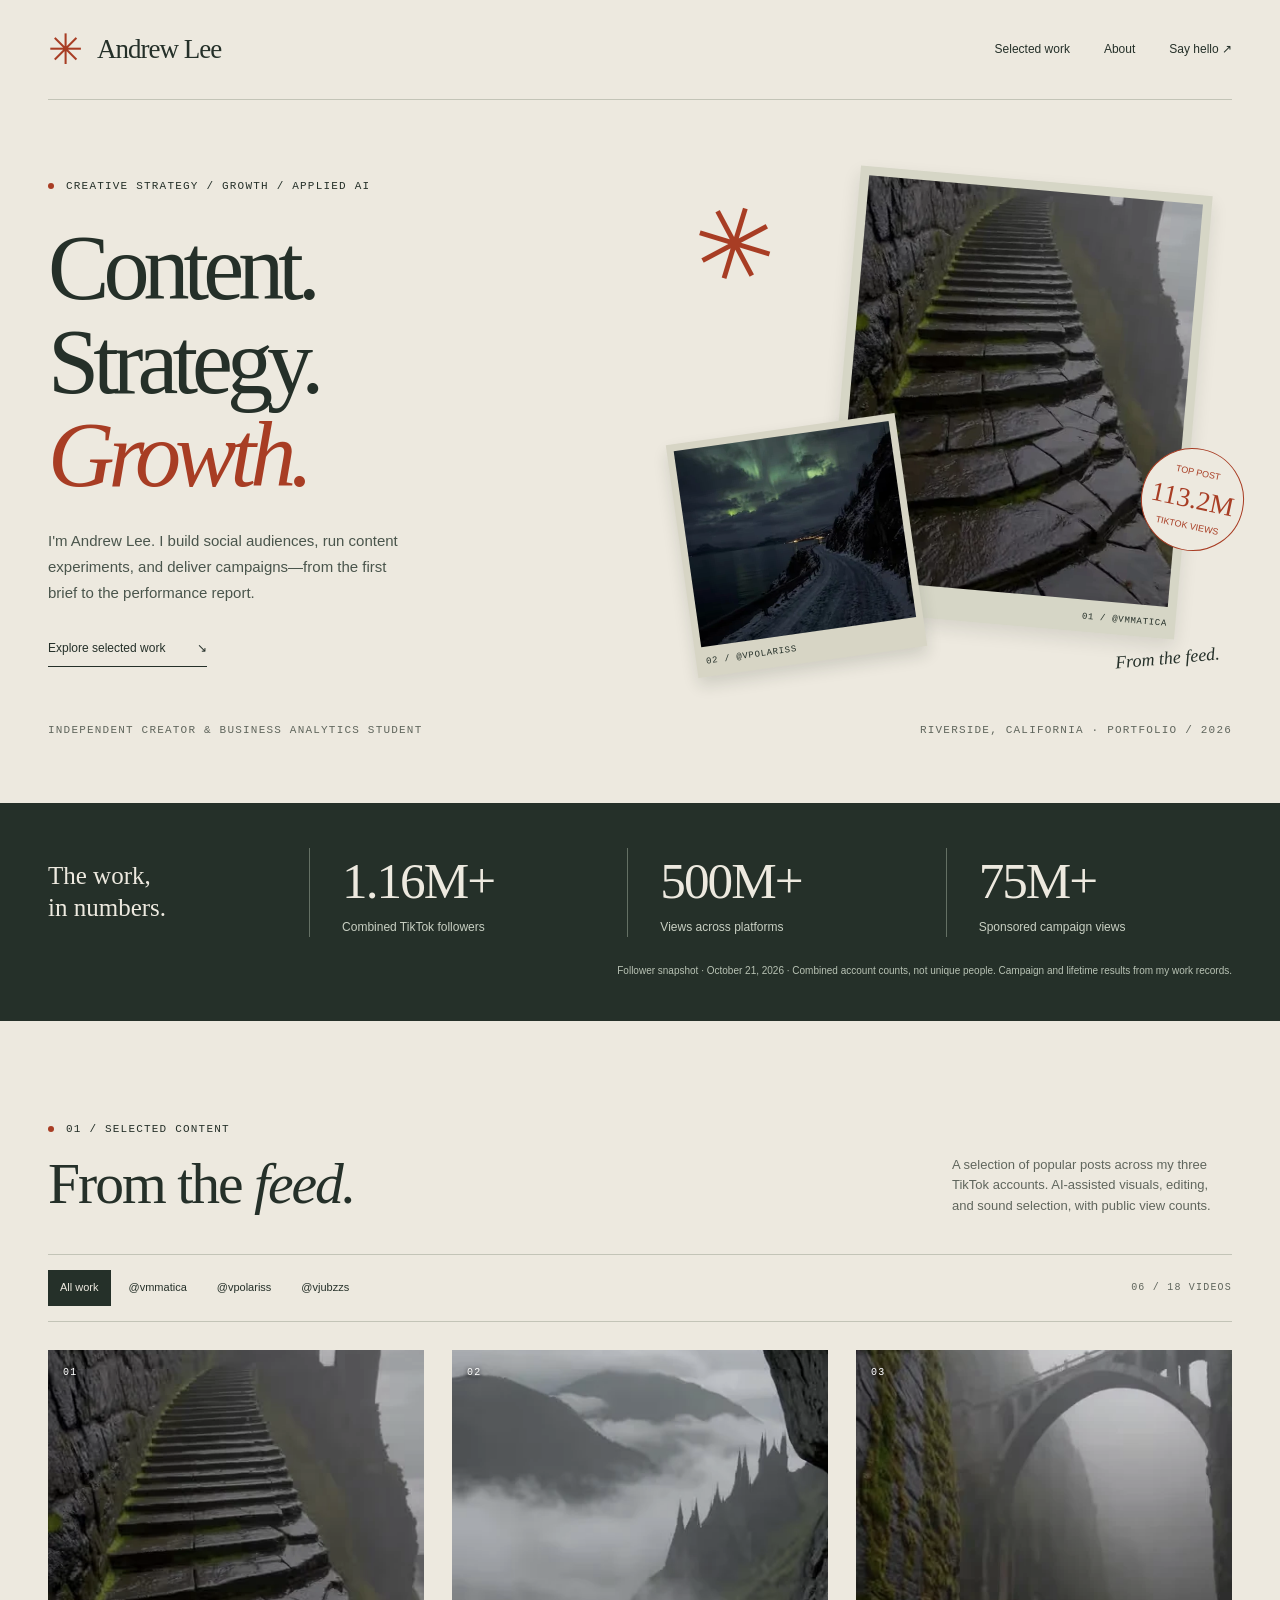
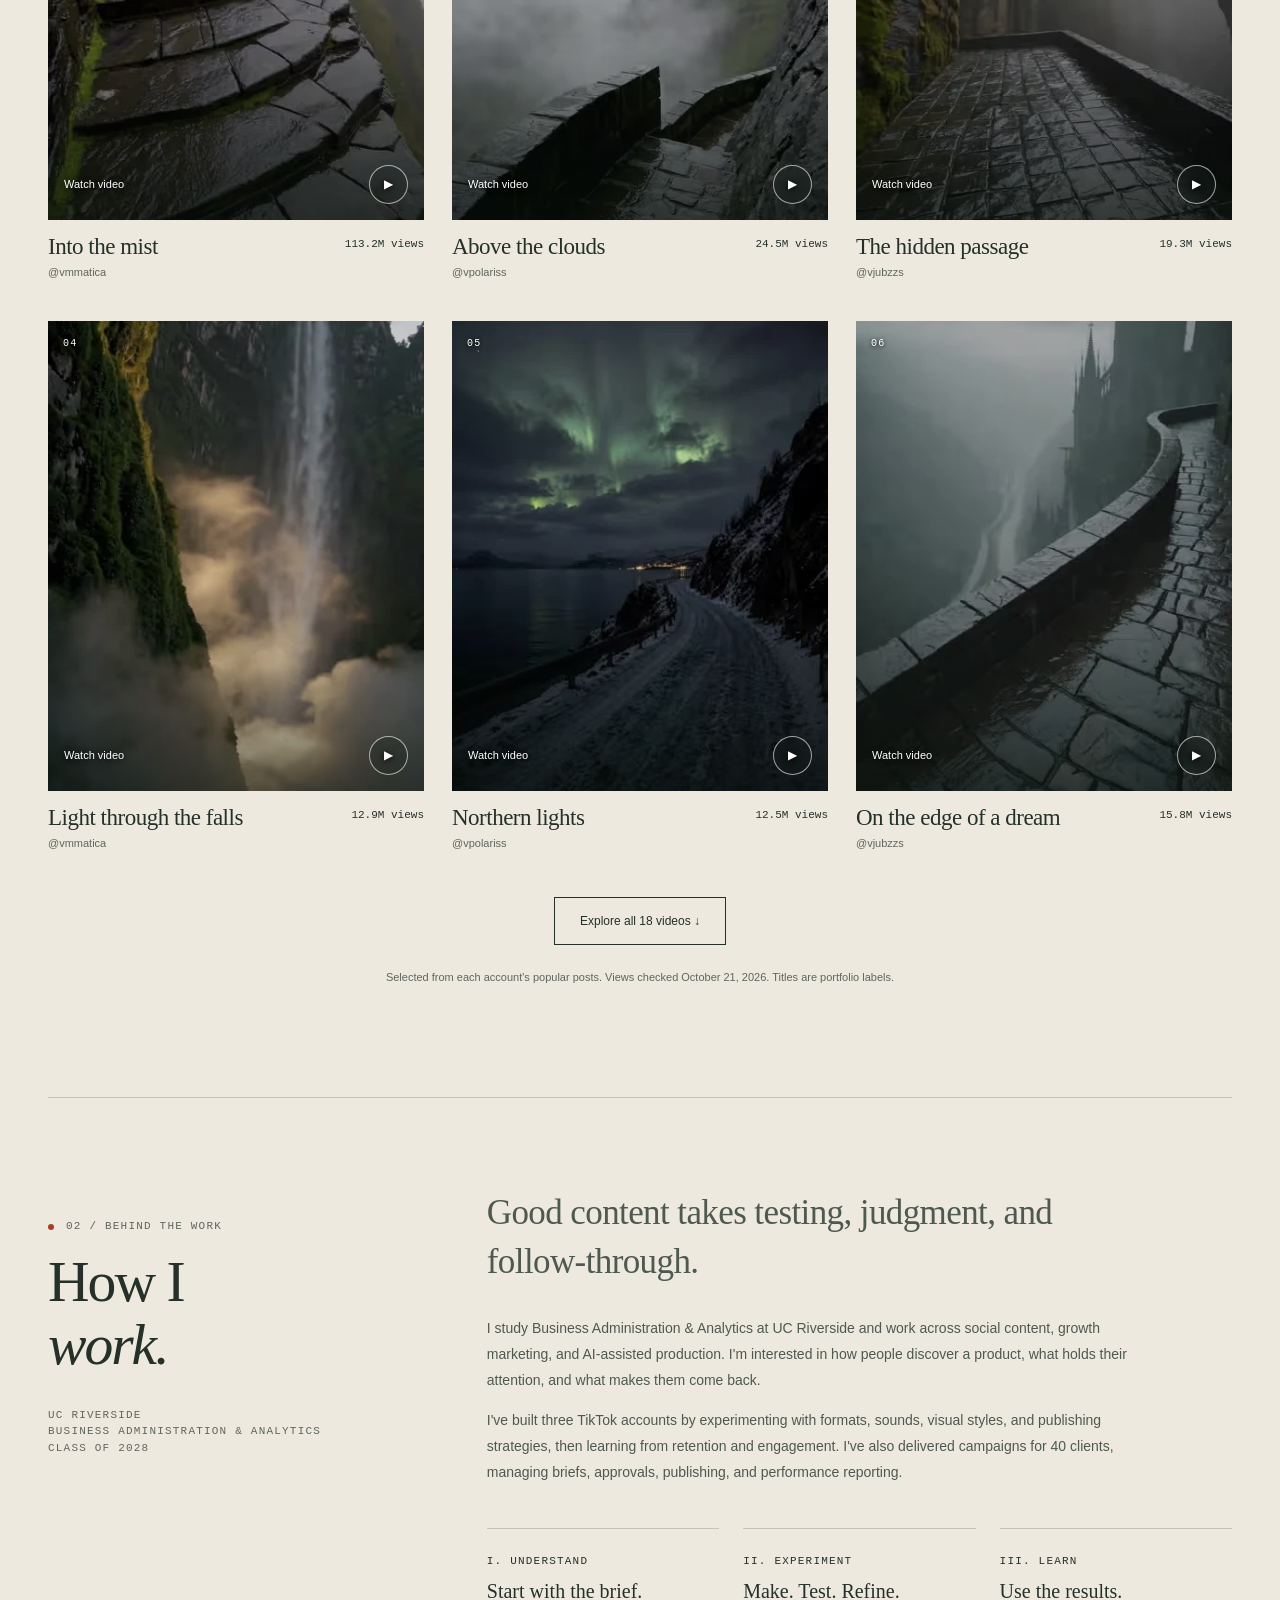
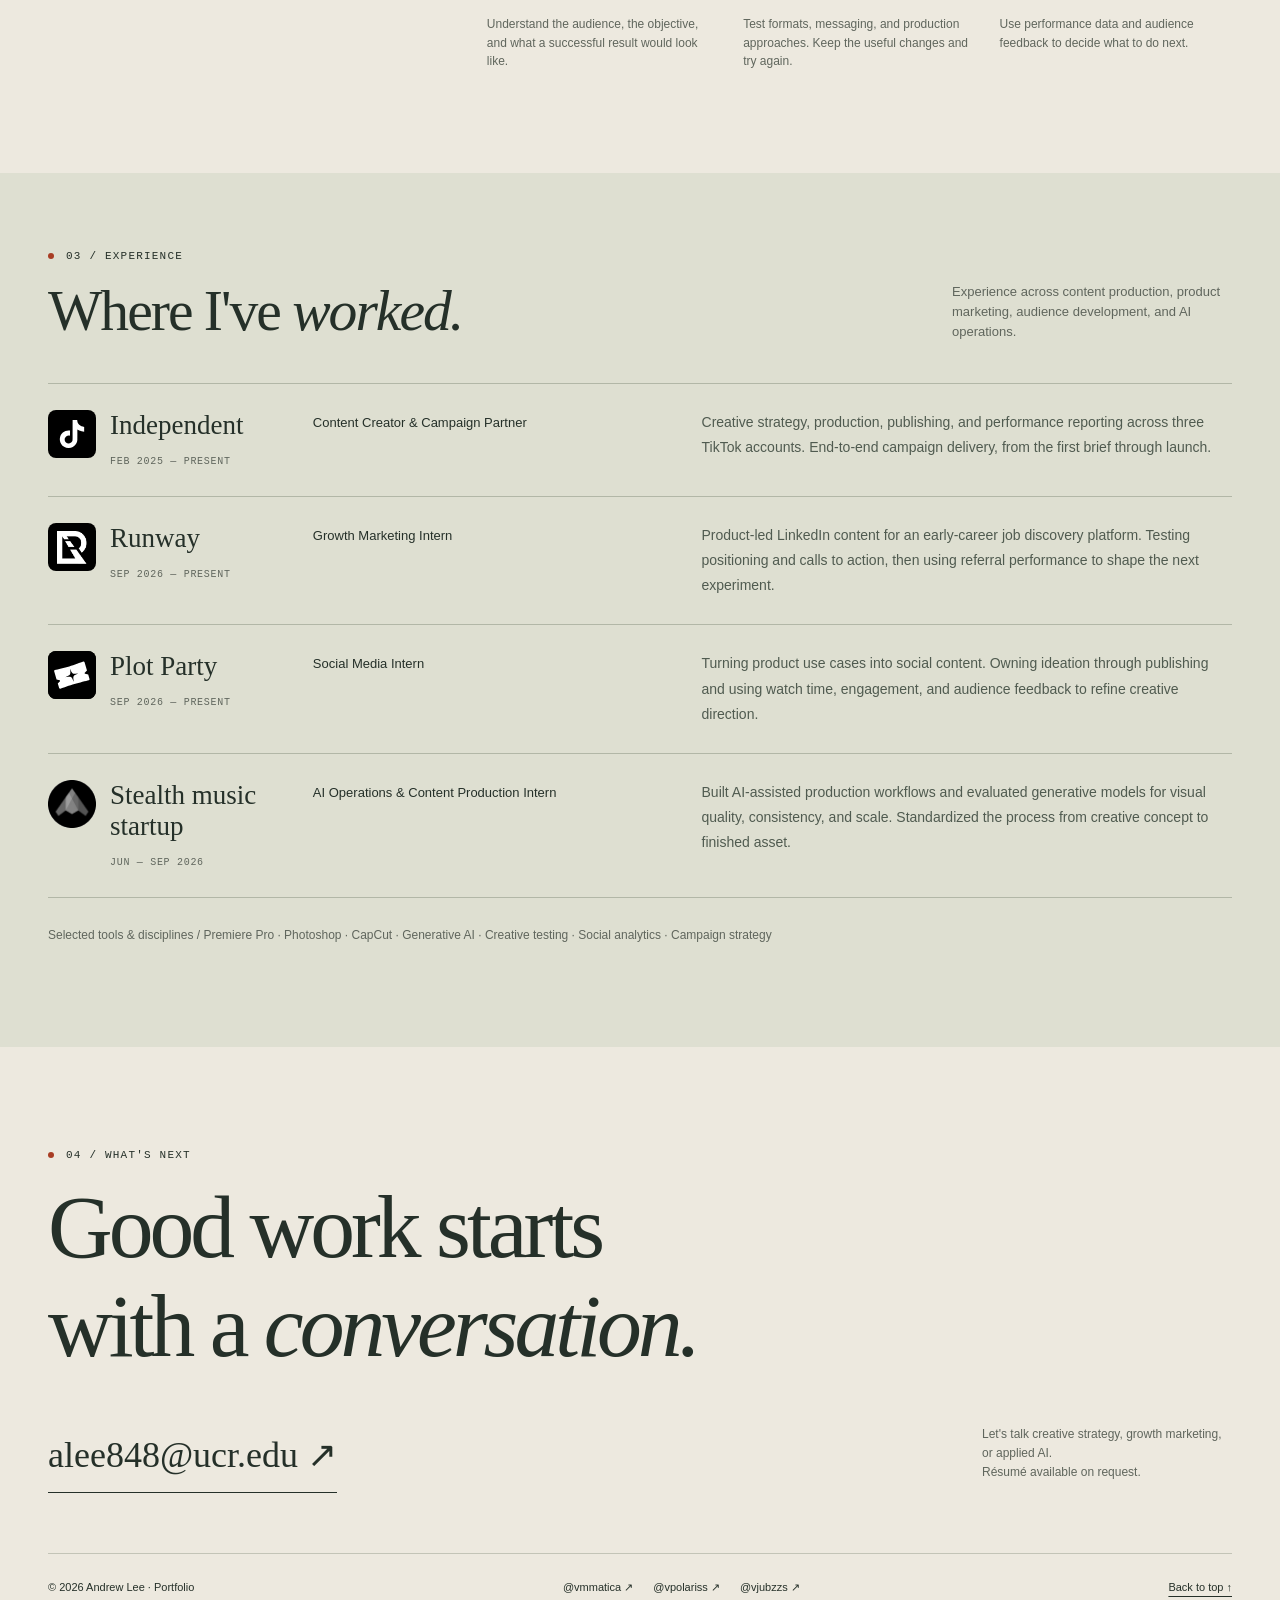
<file: index.html>
<!doctype html>
<html lang="en">
<head>
  <meta charset="utf-8">
  <meta name="viewport" content="width=device-width, initial-scale=1">
  <title>Andrew Lee — Creative Strategy, Growth & Applied AI</title>
  <meta name="description" content="Andrew Lee's portfolio. Social content, audience growth, campaign delivery, and applied AI. Explore selected videos and experience.">
  <meta name="theme-color" content="#ede9df">
  <link rel="canonical" href="https://baconartist.github.io/">
  <meta property="og:type" content="website">
  <meta property="og:title" content="Andrew Lee — Creative Strategy, Growth & Applied AI">
  <meta property="og:description" content="Content. Strategy. Growth. Andrew Lee's work in social content, marketing, and applied AI.">
  <meta property="og:url" content="https://baconartist.github.io/">
  <meta property="og:image" content="https://baconartist.github.io/assets/social-preview.jpg">
  <meta name="twitter:card" content="summary_large_image">
  <link rel="icon" href="favicon.svg" type="image/svg+xml">
  <link rel="stylesheet" href="portfolio.css?v=20261021-r3">
  <script src="portfolio.js?v=20261021-r3" defer></script>
</head>
<body>
  <a class="skip" href="#main">Skip to content</a>
  <header class="wrap nav">
    <a class="brand" href="#" aria-label="Andrew Lee home"><span class="brand-mark" aria-hidden="true">✳</span> Andrew Lee</a>
    <nav class="nav-links" aria-label="Main navigation"><a href="#work">Selected work</a><a href="#about">About</a><a href="#contact">Say hello ↗</a></nav>
  </header>
  <main id="main">
    <section class="hero wrap" aria-labelledby="hero-title">
      <div class="hero-copy">
        <p class="eyebrow mono">Creative strategy / Growth / Applied AI</p>
        <h1 id="hero-title">Content.<br>Strategy.<em>Growth.</em></h1>
        <p class="hero-description">I'm Andrew Lee. I build social audiences, run content experiments, and deliver campaigns—from the first brief to the performance report.</p>
        <a class="text-link" href="#work">Explore selected work <span aria-hidden="true">↘</span></a>
      </div>
      <div class="hero-art" aria-label="Stills from selected videos">
        <span class="art-star" aria-hidden="true">✳</span>
        <div class="art-main"><img src="assets/7501351915691724075.webp" alt="A stone stairway winding through a misty fantasy castle" width="576" height="720" fetchpriority="high"><span class="art-label mono">01 / @vmmatica</span></div>
        <div class="art-secondary"><img src="assets/7659890560769068301.webp" alt="Aurora above a quiet snowy lakeside road" width="576" height="720"><span class="art-label mono">02 / @vpolariss</span></div>
        <span class="art-stamp"><span>TOP POST</span><strong>113.2M</strong><span>TIKTOK VIEWS</span></span>
        <span class="art-note">From the feed.</span>
      </div>
      <div class="hero-bottom mono"><span>Independent creator & business analytics student</span><span>Riverside, California · Portfolio / 2026</span></div>
    </section>
    <section class="impact" aria-label="Selected results">
      <div class="wrap">
        <div class="impact-inner"><div class="impact-intro">The work,<br>in numbers.</div><div class="metric"><strong>1.16M+</strong><span>Combined TikTok followers</span></div><div class="metric"><strong>500M+</strong><span>Views across platforms</span></div><div class="metric"><strong>75M+</strong><span>Sponsored campaign views</span></div></div>
        <p class="impact-foot">Follower snapshot · October 21, 2026 · Combined account counts, not unique people. Campaign and lifetime results from my work records.</p>
      </div>
    </section>
    <section class="work-section wrap" id="work" aria-labelledby="work-title">
      <div class="section-head"><div><p class="eyebrow mono">01 / Selected content</p><h2 class="section-title" id="work-title">From the <em>feed.</em></h2></div><p class="section-aside">A selection of popular posts across my three TikTok accounts. AI-assisted visuals, editing, and sound selection, with public view counts.</p></div>
      <div class="gallery-bar"><div class="filters" role="group" aria-label="Filter videos by account"><button class="filter" data-filter="all" aria-pressed="true">All work</button><button class="filter" data-filter="vmmatica" aria-pressed="false">@vmmatica</button><button class="filter" data-filter="vpolariss" aria-pressed="false">@vpolariss</button><button class="filter" data-filter="vjubzzs" aria-pressed="false">@vjubzzs</button></div><span class="gallery-count mono" id="gallery-count">18 / 18 videos</span></div>
      <p id="gallery-status" role="status" class="sr-only"></p>
      <div class="gallery">
      <article class="video-card" data-account="vmmatica" data-video="7501351915691724075">
          <a class="video-link" href="https://www.tiktok.com/@vmmatica/video/7501351915691724075" target="_blank" rel="noopener noreferrer" aria-label="Watch Into the mist by @vmmatica">
            <div class="video-frame"><img src="assets/7501351915691724075.webp" alt="Stone stairway rising through a misty castle" width="576" height="720" loading="lazy" decoding="async"><span class="video-number mono">01</span><span class="watch"><span>Watch video</span><span class="play" aria-hidden="true">▶</span></span></div>
            <div class="video-caption"><div><h3>Into the mist</h3><p>@vmmatica</p></div><span class="views">113.2M views</span></div>
          </a>
        </article>
<article class="video-card" data-account="vpolariss" data-video="7501352679445253422">
          <a class="video-link" href="https://www.tiktok.com/@vpolariss/video/7501352679445253422" target="_blank" rel="noopener noreferrer" aria-label="Watch Above the clouds by @vpolariss">
            <div class="video-frame"><img src="assets/7501352679445253422.webp" alt="Castle pathway above clouds and distant mountains" width="576" height="720" loading="lazy" decoding="async"><span class="video-number mono">02</span><span class="watch"><span>Watch video</span><span class="play" aria-hidden="true">▶</span></span></div>
            <div class="video-caption"><div><h3>Above the clouds</h3><p>@vpolariss</p></div><span class="views">24.5M views</span></div>
          </a>
        </article>
<article class="video-card" data-account="vjubzzs" data-video="7495591621644569902">
          <a class="video-link" href="https://www.tiktok.com/@vjubzzs/video/7495591621644569902" target="_blank" rel="noopener noreferrer" aria-label="Watch The hidden passage by @vjubzzs">
            <div class="video-frame"><img src="assets/7495591621644569902.webp" alt="Arched bridge over a misty castle passage" width="576" height="720" loading="lazy" decoding="async"><span class="video-number mono">03</span><span class="watch"><span>Watch video</span><span class="play" aria-hidden="true">▶</span></span></div>
            <div class="video-caption"><div><h3>The hidden passage</h3><p>@vjubzzs</p></div><span class="views">19.3M views</span></div>
          </a>
        </article>
<article class="video-card" data-account="vmmatica" data-video="7507287736898882859">
          <a class="video-link" href="https://www.tiktok.com/@vmmatica/video/7507287736898882859" target="_blank" rel="noopener noreferrer" aria-label="Watch Light through the falls by @vmmatica">
            <div class="video-frame"><img src="assets/7507287736898882859.webp" alt="Golden light and mist beneath a tall waterfall" width="576" height="720" loading="lazy" decoding="async"><span class="video-number mono">04</span><span class="watch"><span>Watch video</span><span class="play" aria-hidden="true">▶</span></span></div>
            <div class="video-caption"><div><h3>Light through the falls</h3><p>@vmmatica</p></div><span class="views">12.9M views</span></div>
          </a>
        </article>
<article class="video-card" data-account="vpolariss" data-video="7659890560769068301">
          <a class="video-link" href="https://www.tiktok.com/@vpolariss/video/7659890560769068301" target="_blank" rel="noopener noreferrer" aria-label="Watch Northern lights by @vpolariss">
            <div class="video-frame"><img src="assets/7659890560769068301.webp" alt="Northern lights over a snowy lakeside road" width="576" height="720" loading="lazy" decoding="async"><span class="video-number mono">05</span><span class="watch"><span>Watch video</span><span class="play" aria-hidden="true">▶</span></span></div>
            <div class="video-caption"><div><h3>Northern lights</h3><p>@vpolariss</p></div><span class="views">12.5M views</span></div>
          </a>
        </article>
<article class="video-card" data-account="vjubzzs" data-video="7501488316852833567">
          <a class="video-link" href="https://www.tiktok.com/@vjubzzs/video/7501488316852833567" target="_blank" rel="noopener noreferrer" aria-label="Watch On the edge of a dream by @vjubzzs">
            <div class="video-frame"><img src="assets/7501488316852833567.webp" alt="Curving stone balcony beside a castle" width="576" height="720" loading="lazy" decoding="async"><span class="video-number mono">06</span><span class="watch"><span>Watch video</span><span class="play" aria-hidden="true">▶</span></span></div>
            <div class="video-caption"><div><h3>On the edge of a dream</h3><p>@vjubzzs</p></div><span class="views">15.8M views</span></div>
          </a>
        </article>
<article class="video-card" data-account="vmmatica" data-video="7556496579696266510">
          <a class="video-link" href="https://www.tiktok.com/@vmmatica/video/7556496579696266510" target="_blank" rel="noopener noreferrer" aria-label="Watch Willow reflections by @vmmatica">
            <div class="video-frame"><img src="assets/7556496579696266510.webp" alt="Willow tree beside a still green pond" width="576" height="720" loading="lazy" decoding="async"><span class="video-number mono">07</span><span class="watch"><span>Watch video</span><span class="play" aria-hidden="true">▶</span></span></div>
            <div class="video-caption"><div><h3>Willow reflections</h3><p>@vmmatica</p></div><span class="views">11.3M views</span></div>
          </a>
        </article>
<article class="video-card" data-account="vpolariss" data-video="7561591236885368095">
          <a class="video-link" href="https://www.tiktok.com/@vpolariss/video/7561591236885368095" target="_blank" rel="noopener noreferrer" aria-label="Watch A world beyond by @vpolariss">
            <div class="video-frame"><img src="assets/7561591236885368095.webp" alt="Willow branch framing a distant castle and pond" width="576" height="720" loading="lazy" decoding="async"><span class="video-number mono">08</span><span class="watch"><span>Watch video</span><span class="play" aria-hidden="true">▶</span></span></div>
            <div class="video-caption"><div><h3>A world beyond</h3><p>@vpolariss</p></div><span class="views">10.6M views</span></div>
          </a>
        </article>
<article class="video-card" data-account="vjubzzs" data-video="7530195435869310221">
          <a class="video-link" href="https://www.tiktok.com/@vjubzzs/video/7530195435869310221" target="_blank" rel="noopener noreferrer" aria-label="Watch Emerald falls by @vjubzzs">
            <div class="video-frame"><img src="assets/7530195435869310221.webp" alt="Waterfall descending a moss-covered cliff" width="576" height="720" loading="lazy" decoding="async"><span class="video-number mono">09</span><span class="watch"><span>Watch video</span><span class="play" aria-hidden="true">▶</span></span></div>
            <div class="video-caption"><div><h3>Emerald falls</h3><p>@vjubzzs</p></div><span class="views">8.4M views</span></div>
          </a>
        </article>
<article class="video-card" data-account="vmmatica" data-video="7482184816960474414">
          <a class="video-link" href="https://www.tiktok.com/@vmmatica/video/7482184816960474414" target="_blank" rel="noopener noreferrer" aria-label="Watch Under the willow by @vmmatica">
            <div class="video-frame"><img src="assets/7482184816960474414.webp" alt="Sunlight falling through a willow beside a stream" width="576" height="720" loading="lazy" decoding="async"><span class="video-number mono">10</span><span class="watch"><span>Watch video</span><span class="play" aria-hidden="true">▶</span></span></div>
            <div class="video-caption"><div><h3>Under the willow</h3><p>@vmmatica</p></div><span class="views">8.5M views</span></div>
          </a>
        </article>
<article class="video-card" data-account="vpolariss" data-video="7523969709478268190">
          <a class="video-link" href="https://www.tiktok.com/@vpolariss/video/7523969709478268190" target="_blank" rel="noopener noreferrer" aria-label="Watch Stone &amp; silence by @vpolariss">
            <div class="video-frame"><img src="assets/7523969709478268190.webp" alt="Tall stone castle above a foggy valley" width="576" height="720" loading="lazy" decoding="async"><span class="video-number mono">11</span><span class="watch"><span>Watch video</span><span class="play" aria-hidden="true">▶</span></span></div>
            <div class="video-caption"><div><h3>Stone &amp; silence</h3><p>@vpolariss</p></div><span class="views">12.8M views</span></div>
          </a>
        </article>
<article class="video-card" data-account="vjubzzs" data-video="7541333778636049678">
          <a class="video-link" href="https://www.tiktok.com/@vjubzzs/video/7541333778636049678" target="_blank" rel="noopener noreferrer" aria-label="Watch Stillwater by @vjubzzs">
            <div class="video-frame"><img src="assets/7541333778636049678.webp" alt="Dark pine trees beside a misty mountain lake" width="576" height="720" loading="lazy" decoding="async"><span class="video-number mono">12</span><span class="watch"><span>Watch video</span><span class="play" aria-hidden="true">▶</span></span></div>
            <div class="video-caption"><div><h3>Stillwater</h3><p>@vjubzzs</p></div><span class="views">6.6M views</span></div>
          </a>
        </article>
<article class="video-card" data-account="vmmatica" data-video="7503370385673719086">
          <a class="video-link" href="https://www.tiktok.com/@vmmatica/video/7503370385673719086" target="_blank" rel="noopener noreferrer" aria-label="Watch Gothic silhouettes by @vmmatica">
            <div class="video-frame"><img src="assets/7503370385673719086.webp" alt="Gothic cathedral spires fading into fog" width="576" height="720" loading="lazy" decoding="async"><span class="video-number mono">13</span><span class="watch"><span>Watch video</span><span class="play" aria-hidden="true">▶</span></span></div>
            <div class="video-caption"><div><h3>Gothic silhouettes</h3><p>@vmmatica</p></div><span class="views">10.5M views</span></div>
          </a>
        </article>
<article class="video-card" data-account="vpolariss" data-video="7505889302618983723">
          <a class="video-link" href="https://www.tiktok.com/@vpolariss/video/7505889302618983723" target="_blank" rel="noopener noreferrer" aria-label="Watch Between the arches by @vpolariss">
            <div class="video-frame"><img src="assets/7505889302618983723.webp" alt="Carved cathedral arch looking out over a misty city" width="576" height="720" loading="lazy" decoding="async"><span class="video-number mono">14</span><span class="watch"><span>Watch video</span><span class="play" aria-hidden="true">▶</span></span></div>
            <div class="video-caption"><div><h3>Between the arches</h3><p>@vpolariss</p></div><span class="views">10.1M views</span></div>
          </a>
        </article>
<article class="video-card" data-account="vjubzzs" data-video="7502696431279541550">
          <a class="video-link" href="https://www.tiktok.com/@vjubzzs/video/7502696431279541550" target="_blank" rel="noopener noreferrer" aria-label="Watch Carved in stone by @vjubzzs">
            <div class="video-frame"><img src="assets/7502696431279541550.webp" alt="Intricate gothic stonework and towers" width="576" height="720" loading="lazy" decoding="async"><span class="video-number mono">15</span><span class="watch"><span>Watch video</span><span class="play" aria-hidden="true">▶</span></span></div>
            <div class="video-caption"><div><h3>Carved in stone</h3><p>@vjubzzs</p></div><span class="views">2.7M views</span></div>
          </a>
        </article>
<article class="video-card" data-account="vmmatica" data-video="7483353923642871071">
          <a class="video-link" href="https://www.tiktok.com/@vmmatica/video/7483353923642871071" target="_blank" rel="noopener noreferrer" aria-label="Watch The quiet crossing by @vmmatica">
            <div class="video-frame"><img src="assets/7483353923642871071.webp" alt="Stone bridge over a fog-covered valley" width="576" height="720" loading="lazy" decoding="async"><span class="video-number mono">16</span><span class="watch"><span>Watch video</span><span class="play" aria-hidden="true">▶</span></span></div>
            <div class="video-caption"><div><h3>The quiet crossing</h3><p>@vmmatica</p></div><span class="views">9.4M views</span></div>
          </a>
        </article>
<article class="video-card" data-account="vpolariss" data-video="7659426747301104909">
          <a class="video-link" href="https://www.tiktok.com/@vpolariss/video/7659426747301104909" target="_blank" rel="noopener noreferrer" aria-label="Watch After the last light by @vpolariss">
            <div class="video-frame"><img src="assets/7659426747301104909.webp" alt="Green aurora over a snowy mountain road" width="576" height="720" loading="lazy" decoding="async"><span class="video-number mono">17</span><span class="watch"><span>Watch video</span><span class="play" aria-hidden="true">▶</span></span></div>
            <div class="video-caption"><div><h3>After the last light</h3><p>@vpolariss</p></div><span class="views">7.3M views</span></div>
          </a>
        </article>
<article class="video-card" data-account="vjubzzs" data-video="7622619997390540046">
          <a class="video-link" href="https://www.tiktok.com/@vjubzzs/video/7622619997390540046" target="_blank" rel="noopener noreferrer" aria-label="Watch Somewhere softer by @vjubzzs">
            <div class="video-frame"><img src="assets/7622619997390540046.webp" alt="Willow tree beside a small lake and castle" width="576" height="720" loading="lazy" decoding="async"><span class="video-number mono">18</span><span class="watch"><span>Watch video</span><span class="play" aria-hidden="true">▶</span></span></div>
            <div class="video-caption"><div><h3>Somewhere softer</h3><p>@vjubzzs</p></div><span class="views">1.6M views</span></div>
          </a>
        </article>
      </div>
      <div class="gallery-actions"><button class="outline-button" id="show-more" hidden>Explore all 18 videos ↓</button></div>
      <p class="gallery-note">Selected from each account's popular posts. Views checked October 21, 2026. Titles are portfolio labels.</p>
      <noscript><p>Choose any video to watch the original on TikTok.</p></noscript>
    </section>
    <section class="about wrap" id="about" aria-labelledby="about-title">
      <div class="about-left"><p class="eyebrow mono">02 / Behind the work</p><h2 class="section-title" id="about-title">How I<br><em>work.</em></h2><p class="mono">UC Riverside<br>Business Administration & Analytics<br>Class of 2028</p></div>
      <div class="about-copy"><p class="lead">Good content takes testing, judgment, and follow-through.</p><p>I study Business Administration & Analytics at UC Riverside and work across social content, growth marketing, and AI-assisted production. I'm interested in how people discover a product, what holds their attention, and what makes them come back.</p><p>I've built three TikTok accounts by experimenting with formats, sounds, visual styles, and publishing strategies, then learning from retention and engagement. I've also delivered campaigns for 40 clients, managing briefs, approvals, publishing, and performance reporting.</p><div class="approach"><div><span class="mono">I. Understand</span><h3>Start with the brief.</h3><p>Understand the audience, the objective, and what a successful result would look like.</p></div><div><span class="mono">II. Experiment</span><h3>Make. Test. Refine.</h3><p>Test formats, messaging, and production approaches. Keep the useful changes and try again.</p></div><div><span class="mono">III. Learn</span><h3>Use the results.</h3><p>Use performance data and audience feedback to decide what to do next.</p></div></div></div>
    </section>
    <section class="experience" id="experience" aria-labelledby="experience-title"><div class="wrap">
      <div class="section-head"><div><p class="eyebrow mono">03 / Experience</p><h2 class="section-title" id="experience-title">Where I've <em>worked.</em></h2></div><p class="section-aside">Experience across content production, product marketing, audience development, and AI operations.</p></div>
      <article class="experience-row"><div class="employer"><span class="employer-logo employer-logo--tiktok" aria-hidden="true"><img src="assets/logos/tiktok.svg" alt="" width="48" height="48" loading="lazy"></span><div><h3>Independent</h3><span class="date">Feb 2025 — Present</span></div></div><h4>Content Creator & Campaign Partner</h4><p>Creative strategy, production, publishing, and performance reporting across three TikTok accounts. End-to-end campaign delivery, from the first brief through launch.</p></article>
      <article class="experience-row"><div class="employer"><span class="employer-logo employer-logo--runway" aria-hidden="true"><img src="assets/logos/runway.png" alt="" width="48" height="48" loading="lazy"></span><div><h3>Runway</h3><span class="date">Sep 2026 — Present</span></div></div><h4>Growth Marketing Intern</h4><p>Product-led LinkedIn content for an early-career job discovery platform. Testing positioning and calls to action, then using referral performance to shape the next experiment.</p></article>
      <article class="experience-row"><div class="employer"><span class="employer-logo employer-logo--plotparty" aria-hidden="true"><img src="assets/logos/plotparty-icon.svg" alt="" width="48" height="48" loading="lazy"></span><div><h3>Plot Party</h3><span class="date">Sep 2026 — Present</span></div></div><h4>Social Media Intern</h4><p>Turning product use cases into social content. Owning ideation through publishing and using watch time, engagement, and audience feedback to refine creative direction.</p></article>
      <article class="experience-row"><div class="employer"><span class="employer-logo employer-logo--stealth" aria-hidden="true"><img src="assets/logos/stealth-logo-user.png" alt="" width="48" height="48" loading="lazy"></span><div><h3>Stealth music startup</h3><span class="date">Jun — Sep 2026</span></div></div><h4>AI Operations & Content Production Intern</h4><p>Built AI-assisted production workflows and evaluated generative models for visual quality, consistency, and scale. Standardized the process from creative concept to finished asset.</p></article>
      <p class="tool-note">Selected tools & disciplines / Premiere Pro · Photoshop · CapCut · Generative AI · Creative testing · Social analytics · Campaign strategy</p>
    </div></section>
    <section class="contact wrap" id="contact" aria-labelledby="contact-title"><p class="eyebrow mono">04 / What's next</p><h2 class="section-title" id="contact-title">Good work starts<br>with a <em>conversation.</em></h2><div class="contact-row"><a class="email-link" href="mailto:alee848@ucr.edu">alee848@ucr.edu ↗</a><p>Let's talk creative strategy, growth marketing, or applied AI.<br>Résumé available on request.</p></div></section>
  </main>
  <footer class="footer wrap"><span>© <span id="year">2026</span> Andrew Lee · Portfolio</span><div class="socials" aria-label="Social profiles"><a href="https://www.tiktok.com/@vmmatica" target="_blank" rel="noopener noreferrer">@vmmatica ↗</a><a href="https://www.tiktok.com/@vpolariss" target="_blank" rel="noopener noreferrer">@vpolariss ↗</a><a href="https://www.tiktok.com/@vjubzzs" target="_blank" rel="noopener noreferrer">@vjubzzs ↗</a></div><a href="#">Back to top ↑</a></footer>
  <dialog class="player-dialog" id="player-dialog" aria-labelledby="player-title"><div class="dialog-head"><h2 id="player-title">Selected video</h2><button class="close-player" id="close-player" aria-label="Close video">×</button></div><div class="player-shell" id="player-shell"></div><div class="dialog-bottom"><a id="original-link" href="https://www.tiktok.com/@vmmatica" target="_blank" rel="noopener noreferrer">Watch on TikTok ↗</a><span id="player-position" class="mono"></span><div class="player-nav"><button id="previous-video" aria-label="Previous video">←</button><button id="next-video" aria-label="Next video">→</button></div></div><p class="player-note">Press play to watch. If the player is unavailable, open the original on TikTok.</p></dialog>
</body>
</html>
</file>
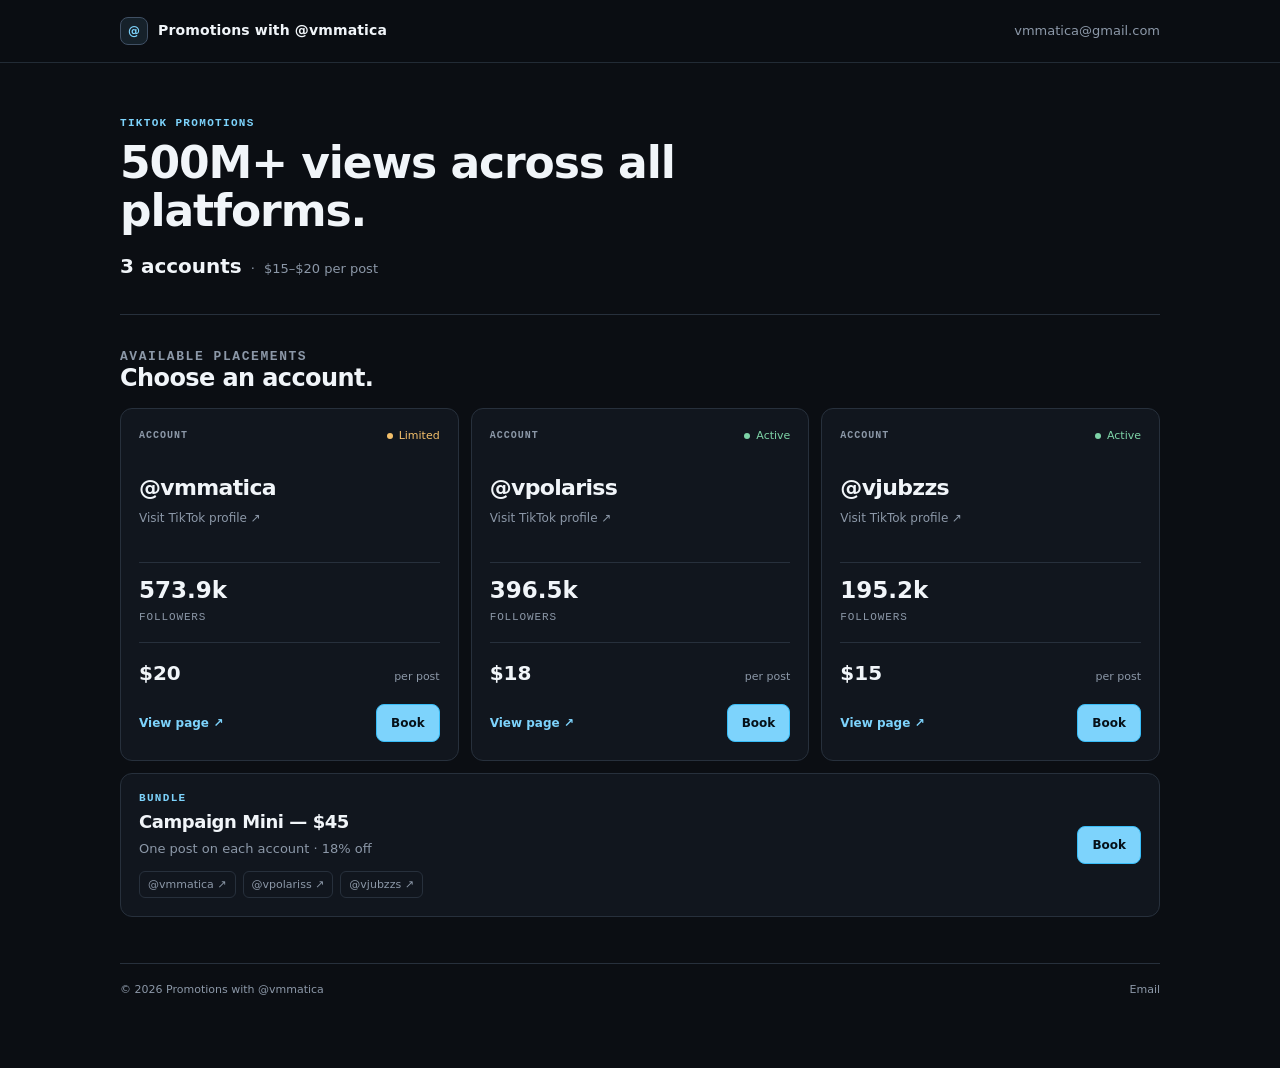
<file: clients/index.html>
<!doctype html>
<html lang="en">
<head>
  <meta charset="utf-8" />
  <meta name="robots" content="noindex, nofollow" />
  <meta name="viewport" content="width=device-width, initial-scale=1" />
  <meta name="description" content="Promotions with @vmmatica." />
  <title>Promotions with @vmmatica</title>
  <link rel="stylesheet" href="../styles.css?v=layout-20260822" />
</head>
<body>
  <header class="site-header">
    <div class="nav-inner">
      <a class="brand" href="index.html" aria-label="Promotions with @vmmatica home">
        <span class="brand-mark" aria-hidden="true">@</span>
        <span class="brand-name">Promotions with @vmmatica</span>
      </a>
      <a class="header-link" href="mailto:vmmatica@gmail.com">vmmatica@gmail.com</a>
    </div>
  </header>

  <main class="site-shell">
    <section class="hero" aria-labelledby="hero-title">
      <div>
        <p class="eyebrow">TikTok promotions</p>
        <h1 id="hero-title">500M+ views across all platforms.</h1>
        <div class="hero-meta"><strong>3 accounts</strong><span>·</span><span>$15–$20 per post</span></div>
      </div>
    </section>

    <section aria-labelledby="packages-title">
      <div class="section-heading">
        <div><p class="eyebrow">Available placements</p><h2 id="packages-title">Choose an account.</h2></div>
      </div>

      <div class="card-grid">
        <article class="profile-card">
          <div class="profile-top"><span class="profile-label">Account</span><span class="status limited">Limited</span></div>
          <a class="profile-link" href="https://www.tiktok.com/@vmmatica" target="_blank" rel="noopener noreferrer"><span class="handle">@vmmatica</span><p class="profile-note">Visit TikTok profile ↗</p></a>
          <div class="follower-block"><span class="follower-number" id="followers-vmmatica">—</span><span class="follower-label">Followers</span></div>
          <div class="price-row"><span class="price">$20</span><span class="per-post">per post</span></div>
          <div class="card-actions"><a class="text-link" href="https://www.tiktok.com/@vmmatica" target="_blank" rel="noopener noreferrer">View page ↗</a><a class="button" href="../form.html?plan=vmmatica">Book</a></div>
        </article>

        <article class="profile-card">
          <div class="profile-top"><span class="profile-label">Account</span><span class="status">Active</span></div>
          <a class="profile-link" href="https://www.tiktok.com/@vpolariss" target="_blank" rel="noopener noreferrer"><span class="handle">@vpolariss</span><p class="profile-note">Visit TikTok profile ↗</p></a>
          <div class="follower-block"><span class="follower-number" id="followers-vpolariss">—</span><span class="follower-label">Followers</span></div>
          <div class="price-row"><span class="price">$18</span><span class="per-post">per post</span></div>
          <div class="card-actions"><a class="text-link" href="https://www.tiktok.com/@vpolariss" target="_blank" rel="noopener noreferrer">View page ↗</a><a class="button" href="../form.html?plan=vpolariss">Book</a></div>
        </article>

        <article class="profile-card">
          <div class="profile-top"><span class="profile-label">Account</span><span class="status">Active</span></div>
          <a class="profile-link" href="https://www.tiktok.com/@vjubzzs" target="_blank" rel="noopener noreferrer"><span class="handle">@vjubzzs</span><p class="profile-note">Visit TikTok profile ↗</p></a>
          <div class="follower-block"><span class="follower-number" id="followers-vjubzzs">—</span><span class="follower-label">Followers</span></div>
          <div class="price-row"><span class="price">$15</span><span class="per-post">per post</span></div>
          <div class="card-actions"><a class="text-link" href="https://www.tiktok.com/@vjubzzs" target="_blank" rel="noopener noreferrer">View page ↗</a><a class="button" href="../form.html?plan=vjubzzs">Book</a></div>
        </article>
      </div>

      <article class="campaign-card">
        <div class="campaign-copy">
          <p class="eyebrow">Bundle</p>
          <h3>Campaign Mini — $45</h3>
          <p>One post on each account · 18% off</p>
          <div class="account-links" aria-label="Campaign accounts">
            <a href="https://www.tiktok.com/@vmmatica" target="_blank" rel="noopener noreferrer">@vmmatica ↗</a>
            <a href="https://www.tiktok.com/@vpolariss" target="_blank" rel="noopener noreferrer">@vpolariss ↗</a>
            <a href="https://www.tiktok.com/@vjubzzs" target="_blank" rel="noopener noreferrer">@vjubzzs ↗</a>
          </div>
        </div>
        <div class="campaign-actions"><a class="button" href="../form.html?plan=campaign">Book</a></div>
      </article>
    </section>

    <footer class="site-footer"><span>© <span id="year"></span> Promotions with @vmmatica</span><a href="mailto:vmmatica@gmail.com">Email</a></footer>
  </main>

  <script>
    document.getElementById('year').textContent = new Date().getFullYear();
    const formatFollowers = value => {
      const number = Number(value);
      if (!Number.isFinite(number)) return '—';
      if (number >= 1e6) return (number / 1e6).toFixed(1).replace(/\.0$/, '') + 'M';
      if (number >= 1e3) return (number / 1e3).toFixed(1).replace(/\.0$/, '') + 'k';
      return String(number);
    };
    fetch('../followers.json?cache=' + Date.now(), { cache: 'no-store' })
      .then(response => response.json())
      .then(followers => Object.entries(followers).forEach(([handle, count]) => {
        const element = document.getElementById('followers-' + handle);
        if (element) element.textContent = formatFollowers(count);
      }))
      .catch(() => {});
  </script>
</body>
</html>
</file>
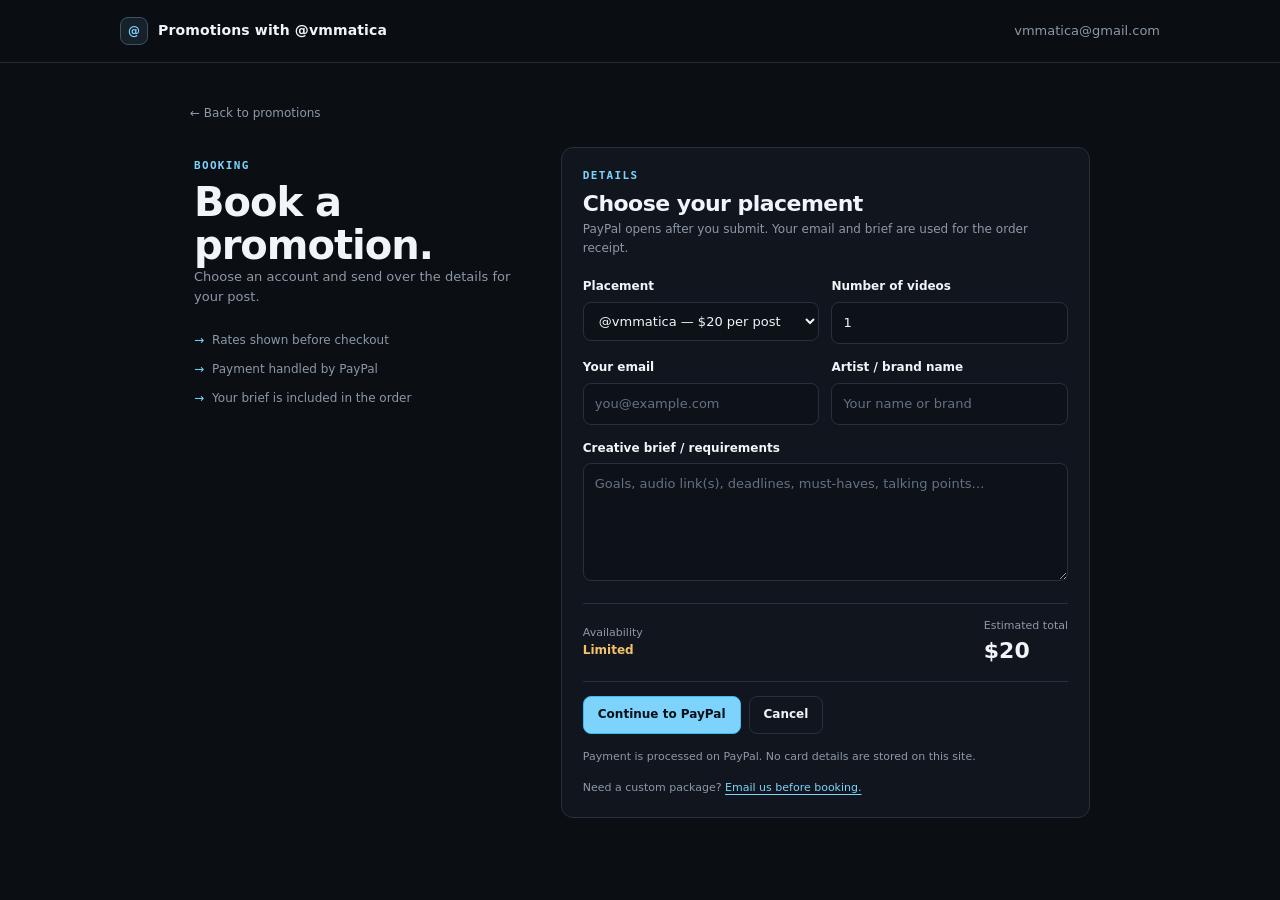
<file: form.html>
<!doctype html>
<html lang="en">
<head>
  <meta charset="utf-8" />
  <meta name="robots" content="noindex, nofollow" />
  <meta name="viewport" content="width=device-width, initial-scale=1" />
  <meta name="description" content="Book a TikTok promotion with @vmmatica." />
  <title>Book a promotion — @vmmatica</title>
  <link rel="stylesheet" href="styles.css?v=layout-20260822" />
</head>
<body>
  <header class="site-header">
    <div class="nav-inner">
      <a class="brand" href="clients/" aria-label="Promotions with @vmmatica home"><span class="brand-mark" aria-hidden="true">@</span><span class="brand-name">Promotions with @vmmatica</span></a>
      <a class="header-link" href="mailto:vmmatica@gmail.com">vmmatica@gmail.com</a>
    </div>
  </header>

  <main class="checkout-shell">
    <a class="back-link" href="clients/">← Back to promotions</a>
    <div class="checkout-layout">
      <section class="checkout-intro" aria-labelledby="checkout-title">
        <p class="eyebrow">Booking</p>
        <h1 id="checkout-title">Book a promotion.</h1>
        <p>Choose an account and send over the details for your post.</p>
        <ul class="trust-list">
          <li>Rates shown before checkout</li>
          <li>Payment handled by PayPal</li>
          <li>Your brief is included in the order</li>
        </ul>
      </section>

      <section class="checkout-card" aria-labelledby="form-title">
        <p class="eyebrow">Details</p>
        <h2 id="form-title">Choose your placement</h2>
        <p class="form-intro">PayPal opens after you submit. Your email and brief are used for the order receipt.</p>

        <form id="ui-form">
          <div class="field-row">
            <div>
              <label for="plan">Placement</label>
              <select id="plan" required>
                <option value="vmmatica" data-price="20" data-status="Limited">@vmmatica — $20 per post</option>
                <option value="vpolariss" data-price="18" data-status="Active">@vpolariss — $18 per post</option>
                <option value="vjubzzs" data-price="15" data-status="Active">@vjubzzs — $15 per post</option>
                <option value="campaign" data-price="45" data-status="Active">Campaign Mini — $45 per cycle</option>
              </select>
            </div>
            <div>
              <label for="qty" id="qty-label">Number of videos</label>
              <input id="qty" name="quantity" type="number" min="1" step="1" value="1" inputmode="numeric" required />
            </div>
          </div>

          <div class="field-row">
            <div>
              <label for="email">Your email</label>
              <input id="email" name="buyer_email" type="email" autocomplete="email" placeholder="you@example.com" required />
            </div>
            <div>
              <label for="name">Artist / brand name</label>
              <input id="name" name="artist_brand" type="text" autocomplete="organization" placeholder="Your name or brand" required />
            </div>
          </div>

          <div>
            <label for="brief">Creative brief / requirements</label>
            <textarea id="brief" name="creative_brief" placeholder="Goals, audio link(s), deadlines, must-haves, talking points…"></textarea>
          </div>

          <div class="checkout-summary">
            <div><div class="summary-label">Availability</div><div class="summary-status" id="statusPill">Active</div></div>
            <div><div class="summary-label">Estimated total</div><div class="summary-value" id="total">$20</div></div>
          </div>

          <div class="form-actions">
            <button type="submit" class="button">Continue to PayPal</button>
            <a href="clients/" class="button secondary">Cancel</a>
          </div>
          <p class="payment-note">Payment is processed on PayPal. No card details are stored on this site.</p>
          <p class="cancel-note">Need a custom package? <a href="mailto:vmmatica@gmail.com">Email us before booking.</a></p>
        </form>

        <form id="paypal-form" method="post" action="https://www.paypal.com/cgi-bin/webscr" hidden>
          <input type="hidden" name="cmd" value="_xclick" />
          <input type="hidden" name="business" value="vmmatica@gmail.com" />
          <input type="hidden" name="item_name" id="pp_item_name" value="Promotion" />
          <input type="hidden" name="amount" id="pp_amount" value="20.00" />
          <input type="hidden" name="quantity" id="pp_qty" value="1" />
          <input type="hidden" name="currency_code" value="USD" />
          <input type="hidden" name="no_shipping" value="1" />
          <input type="hidden" name="rm" value="1" />
          <input type="hidden" name="return" value="https://baconartist.github.io/thanks.html" />
          <input type="hidden" name="cancel_return" value="https://baconartist.github.io/form.html?cancel=1" />
          <input type="hidden" name="custom" id="pp_custom" value="" />
          <input type="hidden" name="invoice" id="pp_invoice" value="" />
        </form>
      </section>
    </div>
  </main>

  <script>
    const prices = { vmmatica: 20, vpolariss: 18, vjubzzs: 15, campaign: 45 };
    const statuses = { vmmatica: 'Limited', vpolariss: 'Active', vjubzzs: 'Active', campaign: 'Active' };
    const qs = new URLSearchParams(location.search);
    const planSelect = document.getElementById('plan');
    const qtyInput = document.getElementById('qty');
    const emailInput = document.getElementById('email');
    const nameInput = document.getElementById('name');
    const briefInput = document.getElementById('brief');
    const totalEl = document.getElementById('total');
    const statusPill = document.getElementById('statusPill');
    const qtyLabel = document.getElementById('qty-label');

    const initialPlan = qs.get('plan');
    if (initialPlan && prices[initialPlan]) planSelect.value = initialPlan;

    function updateFormSummary() {
      const plan = planSelect.value;
      const quantity = Math.max(1, Number(qtyInput.value || 1));
      const status = statuses[plan] || 'Active';
      qtyLabel.textContent = plan === 'campaign' ? 'Number of campaign cycles' : 'Number of videos';
      statusPill.textContent = status;
      statusPill.className = 'summary-status' + (status === 'Limited' ? ' limited' : '');
      totalEl.textContent = '$' + ((prices[plan] || 0) * quantity).toLocaleString();
    }

    planSelect.addEventListener('change', updateFormSummary);
    qtyInput.addEventListener('input', updateFormSummary);
    updateFormSummary();

    document.getElementById('ui-form').addEventListener('submit', event => {
      event.preventDefault();
      if (!event.currentTarget.reportValidity()) return;

      const plan = planSelect.value;
      const price = prices[plan] || 0;
      const quantity = Math.max(1, Number(qtyInput.value || 1));
      const total = price * quantity;
      const invoice = 'DM-' + Date.now();
      const itemName = plan === 'campaign' ? `Campaign Mini — ${quantity} cycle(s)` : `@${plan} — ${quantity} video(s)`;
      const order = { invoice, plan, quantity, price, total, email: emailInput.value.trim(), name: nameInput.value.trim(), brief: briefInput.value.trim() };

      localStorage.setItem('lastOrder', JSON.stringify(order));
      document.getElementById('pp_item_name').value = itemName;
      document.getElementById('pp_amount').value = price.toFixed(2);
      document.getElementById('pp_qty').value = quantity;
      document.getElementById('pp_invoice').value = invoice;
      document.getElementById('pp_custom').value = JSON.stringify({ invoice, plan, quantity, email: order.email, name: order.name, brief: order.brief }).slice(0, 255);
      document.getElementById('paypal-form').submit();
    });
  </script>
</body>
</html>
</file>
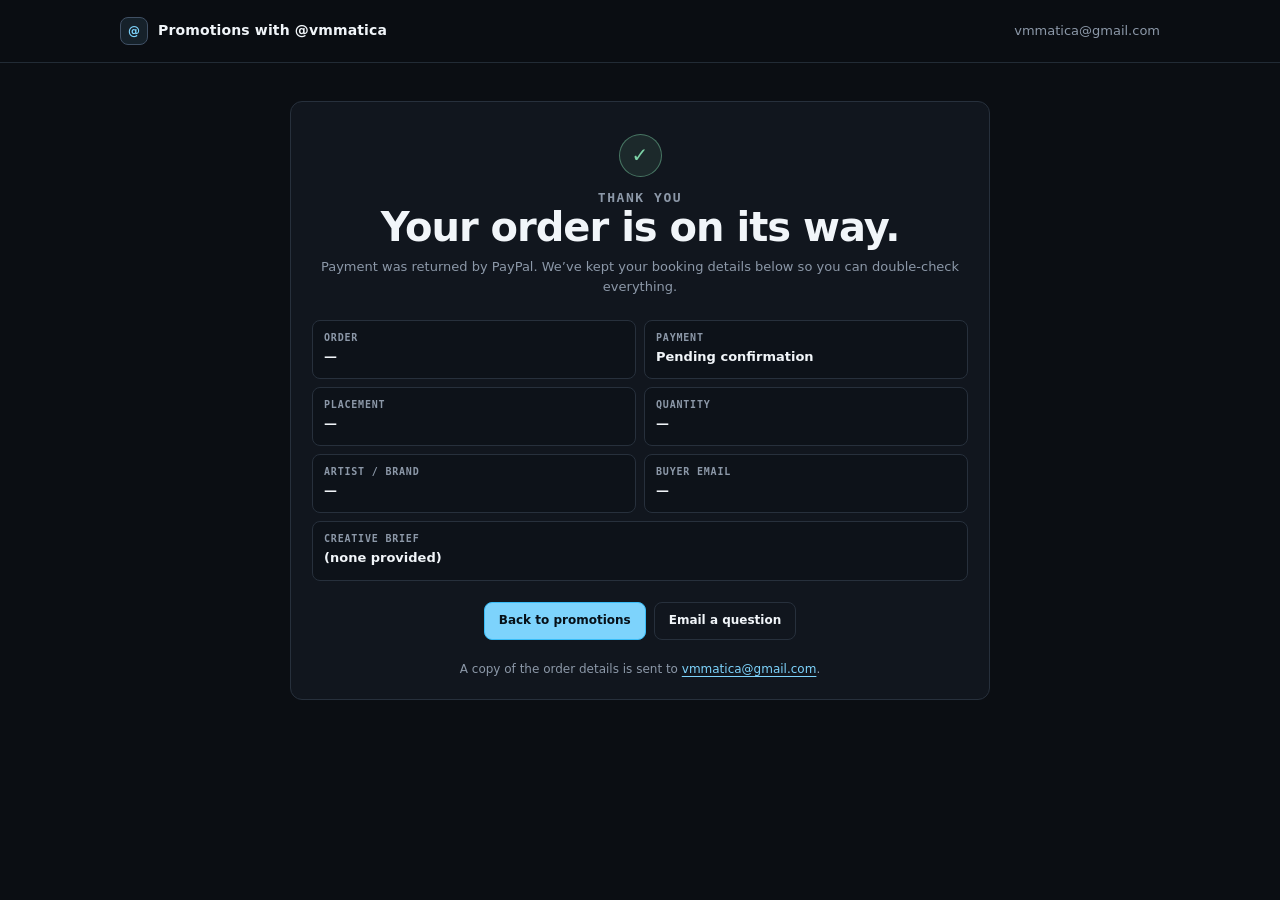
<file: thanks.html>
<!doctype html>
<html lang="en">
<head>
  <meta charset="utf-8" />
  <meta name="robots" content="noindex, nofollow" />
  <meta name="viewport" content="width=device-width, initial-scale=1" />
  <meta name="description" content="Your @vmmatica promotion order receipt." />
  <title>Order received — @vmmatica</title>
  <link rel="stylesheet" href="styles.css?v=layout-20260822" />
</head>
<body>
  <header class="site-header">
    <div class="nav-inner">
      <a class="brand" href="clients/" aria-label="Promotions with @vmmatica home"><span class="brand-mark" aria-hidden="true">@</span><span class="brand-name">Promotions with @vmmatica</span></a>
      <a class="header-link" href="mailto:vmmatica@gmail.com">vmmatica@gmail.com</a>
    </div>
  </header>

  <main class="checkout-shell">
    <section class="receipt-card" aria-labelledby="receipt-title">
      <div class="receipt-header">
        <div class="receipt-mark" aria-hidden="true">✓</div>
        <p class="eyebrow">Thank you</p>
        <h1 id="receipt-title">Your order is on its way.</h1>
        <p>Payment was returned by PayPal. We’ve kept your booking details below so you can double-check everything.</p>
      </div>

      <div class="receipt-grid">
        <div class="receipt-field"><div class="receipt-label">Order</div><div class="receipt-value" id="invoice">—</div></div>
        <div class="receipt-field"><div class="receipt-label">Payment</div><div class="receipt-value" id="paid">—</div></div>
        <div class="receipt-field"><div class="receipt-label">Placement</div><div class="receipt-value" id="plan">—</div></div>
        <div class="receipt-field"><div class="receipt-label">Quantity</div><div class="receipt-value" id="qty">—</div></div>
        <div class="receipt-field"><div class="receipt-label">Artist / brand</div><div class="receipt-value" id="name">—</div></div>
        <div class="receipt-field"><div class="receipt-label">Buyer email</div><div class="receipt-value" id="email">—</div></div>
        <div class="receipt-field full"><div class="receipt-label">Creative brief</div><div class="receipt-value" id="brief">—</div></div>
      </div>

      <div class="receipt-actions"><a class="button" href="clients/">Back to promotions</a><a class="button secondary" href="mailto:vmmatica@gmail.com">Email a question</a></div>
      <p class="support">A copy of the order details is sent to <a href="mailto:vmmatica@gmail.com">vmmatica@gmail.com</a>.</p>
    </section>
  </main>

  <form id="emailForm" method="POST" action="https://formsubmit.co/vmmatica@gmail.com" hidden>
    <input type="hidden" name="_subject" value="New paid promotion order — @vmmatica" />
    <input type="hidden" name="_captcha" value="false" />
    <input type="hidden" name="_template" value="table" />
    <input type="hidden" name="_next" value="https://baconartist.github.io/thanks.html?emailed=1" />
    <input type="hidden" name="order_id" id="f_invoice" />
    <input type="hidden" name="placement" id="f_plan" />
    <input type="hidden" name="quantity" id="f_qty" />
    <input type="hidden" name="amount_paid" id="f_amt" />
    <input type="hidden" name="currency" id="f_cc" />
    <input type="hidden" name="buyer_email" id="f_email" />
    <input type="hidden" name="artist_brand" id="f_name" />
    <input type="hidden" name="creative_brief" id="f_brief" />
    <input type="hidden" name="source" value="paypal-return" />
  </form>

  <script>
    let order = {};
    try { order = JSON.parse(localStorage.getItem('lastOrder') || '{}'); } catch (error) { order = {}; }
    const qs = new URLSearchParams(location.search);
    const returnedAmount = qs.get('amt');
    const currency = qs.get('cc') || 'USD';
    const displayPlan = order.plan === 'campaign' ? 'Campaign Mini' : (order.plan ? '@' + order.plan : '—');
    const displayAmount = returnedAmount ? `${currency} $${Number(returnedAmount).toLocaleString()}` : (order.total ? `USD $${Number(order.total).toLocaleString()}` : 'Pending confirmation');

    document.getElementById('invoice').textContent = order.invoice || '—';
    document.getElementById('paid').textContent = displayAmount;
    document.getElementById('plan').textContent = displayPlan;
    document.getElementById('qty').textContent = order.quantity || '—';
    document.getElementById('name').textContent = order.name || '—';
    document.getElementById('email').textContent = order.email || '—';
    document.getElementById('brief').textContent = order.brief || '(none provided)';

    (function sendOrderEmailOnce() {
      if (!returnedAmount || qs.get('emailed') === '1' || !order.invoice) return;
      const key = 'emailed:' + order.invoice;
      if (localStorage.getItem(key)) return;

      document.getElementById('f_invoice').value = order.invoice;
      document.getElementById('f_plan').value = displayPlan;
      document.getElementById('f_qty').value = order.quantity || '';
      document.getElementById('f_amt').value = returnedAmount;
      document.getElementById('f_cc').value = currency;
      document.getElementById('f_email').value = order.email || '';
      document.getElementById('f_name').value = order.name || '';
      document.getElementById('f_brief').value = order.brief || '';
      localStorage.setItem(key, '1');
      document.getElementById('emailForm').submit();
    })();
  </script>
</body>
</html>
</file>
<file: portfolio.css>
:root{--paper:#ede9df;--ink:#253029;--muted:#60665d;--line:#c3c4b7;--orange:#a83d24;--serif:Georgia,'Times New Roman',serif;--sans:Arial,Helvetica,sans-serif}*{box-sizing:border-box}html{scroll-padding-top:30px}body{margin:0;background:var(--paper);color:var(--ink);font-family:var(--sans);font-size:15px;line-height:1.55}body.modal-open{overflow:hidden}a{color:inherit;text-underline-offset:5px}button{font:inherit;color:inherit;cursor:pointer}button,a{-webkit-tap-highlight-color:transparent}button:focus-visible,a:focus-visible,summary:focus-visible{outline:2px solid var(--orange);outline-offset:6px}button{border:0}::selection{background:#d6bd7d;color:#17231e}.wrap{width:min(1320px,calc(100% - 96px));margin:auto}.skip{position:absolute;top:-100px;left:20px;padding:12px;background:var(--ink);color:white;z-index:10}.skip:focus{top:10px}.nav{display:flex;align-items:center;justify-content:space-between;min-height:100px;border-bottom:1px solid var(--line);gap:20px}.brand{text-decoration:none;display:flex;align-items:center;gap:15px;font-family:var(--serif);font-size:27px;letter-spacing:-1px}.brand-mark{color:var(--orange);font-size:42px;line-height:1}.nav-links{display:flex;gap:34px;font-size:12px}.nav-links a{text-decoration:none}.nav-links a:hover{text-decoration:underline}.mono{font-family:'Courier New',monospace;font-size:11px;line-height:1.5;letter-spacing:1.2px;text-transform:uppercase}.eyebrow{display:flex;gap:12px;align-items:center;margin:0}.eyebrow:before{content:'';width:6px;height:6px;background:var(--orange);border-radius:50%}.hero{position:relative;display:grid;grid-template-columns:1fr 1fr;gap:32px;padding:70px 0 64px;min-height:650px}.hero-copy{position:relative;z-index:2;align-self:center}.hero h1{font-family:var(--serif);font-size:clamp(65px,7.2vw,104px);font-weight:normal;letter-spacing:-6px;line-height:1.01;margin:28px 0 26px}.hero h1 em{font-weight:normal;display:block;color:var(--orange)}.hero-description{max-width:360px;color:#4a554c;font-size:15px;line-height:1.75;margin:0 0 25px}.text-link{display:inline-flex;gap:32px;align-items:center;text-decoration:none;border-bottom:1px solid var(--ink);padding:8px 0;font-size:12px}.text-link:hover{color:var(--orange);border-color:var(--orange)}.hero-art{position:relative;min-height:505px;margin-left:25px}.art-main{position:absolute;width:64%;height:445px;right:7%;top:2%;transform:rotate(5deg);background:#d6d6c6;padding:9px 9px 32px;box-shadow:0 8px 18px #1d271b1c}.art-main img{width:100%;height:100%;object-fit:cover}.art-secondary{position:absolute;width:42%;height:235px;left:0;bottom:12px;transform:rotate(-8deg);padding:7px 7px 30px;background:#d7d5c5;box-shadow:0 8px 16px #1d271b24}.art-secondary img{width:100%;height:100%;object-fit:cover}.art-label{position:absolute;bottom:8px;left:10px;right:8px;font-size:9px;letter-spacing:.7px;white-space:nowrap}.art-note{position:absolute;bottom:5px;right:12px;font-family:var(--serif);font-style:italic;font-size:18px;transform:rotate(-5deg);max-width:130px;line-height:1.3}.art-star{position:absolute;top:17px;left:11px;font:100px var(--serif);font-weight:normal;color:var(--orange);transform:rotate(17deg)}.art-stamp{position:absolute;right:-12px;top:55%;width:103px;height:103px;border:1px solid var(--orange);border-radius:50%;display:flex;flex-direction:column;justify-content:center;align-items:center;transform:rotate(12deg);background:var(--paper);color:var(--orange);font-size:9px;line-height:1.5;text-align:center;white-space:nowrap;flex-shrink:0}.art-stamp strong{font-family:var(--serif);font-weight:normal;font-size:27px}.hero-bottom{grid-column:1/-1;display:flex;justify-content:space-between;margin-top:15px;color:var(--muted)}.impact{background:var(--ink);color:var(--paper);padding:45px 0 32px}.impact-inner{display:grid;grid-template-columns:.8fr 1fr 1fr 1fr;gap:32px;align-items:center}.impact-intro{font-family:var(--serif);font-size:25px;line-height:1.3;max-width:160px}.metric{border-left:1px solid #647064;padding-left:32px}.metric strong{display:block;font:normal clamp(38px,4vw,58px) var(--serif);letter-spacing:-2px;line-height:1.3}.metric span{font-size:12px;color:#c9d0c3}.impact-foot{font-size:10px;color:#b8c2b4;margin-top:26px;text-align:right}.impact-foot a{color:inherit}.section-head{display:flex;align-items:end;justify-content:space-between;gap:30px;margin:0 0 38px}.section-title{font:normal clamp(42px,4.5vw,64px) var(--serif);letter-spacing:-2px;line-height:1.1;margin:15px 0 0}.section-title em{font-weight:normal}.section-aside{max-width:280px;font-size:13px;color:var(--muted);margin:0}.work-section{padding:100px 0}.gallery-bar{display:flex;align-items:center;justify-content:space-between;border-top:1px solid var(--line);border-bottom:1px solid var(--line);padding:15px 0;margin-bottom:28px;gap:20px}.filters{display:flex;gap:6px;flex-wrap:wrap}.filter{background:transparent;font-size:11px;padding:8px 12px;min-height:36px}.filter[aria-pressed=true]{background:var(--ink);color:var(--paper)}.filter:hover{box-shadow:inset 0 0 0 1px var(--ink)}.gallery-count{white-space:nowrap;color:var(--muted);font-size:10px}.gallery{display:grid;grid-template-columns:repeat(3,minmax(0,1fr));gap:40px 28px}.video-card{min-width:0}.video-card[hidden]{display:none}.video-link{display:block;text-decoration:none}.video-frame{position:relative;overflow:hidden;background:#334036;aspect-ratio:4/5}.video-frame img{display:block;height:100%;width:100%;object-fit:cover;transition:transform .65s ease,filter .4s ease;filter:saturate(.85)}.video-link:hover img{transform:scale(1.035);filter:saturate(1)}.video-number{position:absolute;left:15px;top:15px;font-size:10px;color:#fff;text-shadow:0 1px 4px #000}.watch{position:absolute;bottom:16px;left:16px;right:16px;display:flex;justify-content:space-between;align-items:center;color:#fff;font-size:11px;text-shadow:0 1px 6px #000}.watch .play{display:grid;place-items:center;width:39px;height:39px;border:1px solid #ffffff99;border-radius:50%;background:#19251f44;font-size:12px;backdrop-filter:blur(8px)}.video-frame:after{content:'';position:absolute;inset:60% 0 0;background:linear-gradient(transparent,#08110b88);pointer-events:none}.watch{z-index:1}.video-caption{display:flex;justify-content:space-between;gap:10px;margin-top:14px;align-items:start}.video-caption h3{font:normal 23px var(--serif);letter-spacing:-.5px;margin:0 0 4px}.video-caption p{font-size:11px;color:var(--muted);margin:0}.video-caption .views{font:11px 'Courier New',monospace;white-space:nowrap;padding-top:4px}.gallery-actions{display:flex;justify-content:center;margin-top:45px}.outline-button{border:1px solid var(--ink);padding:14px 25px;background:transparent;font-size:12px}.outline-button:hover{background:var(--ink);color:var(--paper)}.gallery-note{font-size:11px;color:var(--muted);margin-top:24px;text-align:center}.about{border-top:1px solid var(--line);padding:90px 0;display:grid;grid-template-columns:.65fr 1.35fr;gap:80px}.about-left .section-title{max-width:280px}.about-left .mono{margin-top:30px;color:var(--muted)}.about-copy .lead{font:normal clamp(25px,3vw,35px)/1.4 var(--serif);letter-spacing:-.6px;margin:0 0 30px}.about-copy>p{font-size:14px;line-height:1.85;max-width:650px;color:#4f594f}.approach{display:grid;grid-template-columns:repeat(3,1fr);gap:24px;margin-top:42px}.approach div{border-top:1px solid var(--line);padding-top:18px}.approach h3{font:normal 20px var(--serif);margin:10px 0}.approach p{font-size:12px;color:var(--muted)}.experience{padding:75px 0 90px;background:#dedfd1}.experience .section-head{margin-bottom:40px}.experience-row{border-top:1px solid #b2b7a7;display:grid;grid-template-columns:.65fr 1fr 1.5fr;gap:35px;padding:26px 0}.experience-row:last-of-type{border-bottom:1px solid #b2b7a7}.experience-row h3{font:normal 27px var(--serif);margin:0 0 6px}.experience-row .date{font:10px 'Courier New',monospace;text-transform:uppercase;letter-spacing:.7px;color:var(--muted)}.experience-row h4{font-size:13px;font-weight:normal;margin:3px 0}.experience-row p{font-size:14px;color:#505b50;margin:0;line-height:1.8}.tool-note{margin-top:28px;font-size:12px;color:var(--muted)}.contact{padding:100px 0 60px;position:relative}.contact .section-title{font-size:clamp(48px,7vw,92px);letter-spacing:-4px;max-width:850px}.contact-row{margin-top:38px;display:flex;justify-content:space-between;gap:25px;align-items:end}.email-link{font-family:var(--serif);font-size:clamp(24px,3vw,36px);text-decoration:none;border-bottom:1px solid var(--ink);padding-bottom:8px}.contact-row p{font-size:12px;max-width:250px;color:var(--muted)}.footer{display:flex;justify-content:space-between;align-items:center;padding:25px 0;border-top:1px solid var(--line);font-size:11px;gap:20px}.socials{display:flex;gap:20px}.socials a{text-decoration:none}.socials a:hover{text-decoration:underline}.player-dialog{background:#eae6da;color:var(--ink);border:0;padding:20px;width:min(470px,calc(100% - 24px));max-height:94dvh;overflow:auto}.player-dialog::backdrop{background:#09120ddd;backdrop-filter:blur(6px)}.dialog-head{display:flex;align-items:center;justify-content:space-between;gap:15px;margin-bottom:14px}.dialog-head h2{font:normal 23px var(--serif);margin:0}.close-player{font-size:24px;background:none;width:44px;height:44px;flex-shrink:0}.player-shell{width:min(100%,calc(65dvh * 9 / 16));aspect-ratio:9/16;margin:auto;background:#101710}.player-shell iframe{display:block;border:0;width:100%;height:100%}.dialog-bottom{display:flex;justify-content:space-between;align-items:center;margin-top:15px;gap:12px;font-size:12px}.player-nav{display:flex;gap:8px}.player-nav button{background:transparent;border:1px solid #b2b7a7;padding:8px 12px;min-width:44px;min-height:44px}.player-note{font-size:10px;color:var(--muted);margin:12px 0 0}.error-note{padding:30px;font-size:14px;color:var(--paper)}
.sr-only{position:absolute;width:1px;height:1px;padding:0;margin:-1px;overflow:hidden;clip:rect(0,0,0,0);white-space:nowrap;border:0}[hidden]{display:none!important}.metric{min-width:0}.art-main .art-label{text-align:right}
@media(min-width:1450px){.hero h1{font-size:112px}.hero-art{min-height:540px}.art-main{height:475px}.art-secondary{height:270px}}
@media(max-width:950px){.wrap{width:calc(100% - 48px)}.hero{padding-top:50px;min-height:580px;gap:0}.hero h1{font-size:72px;letter-spacing:-4px}.hero-description{max-width:300px}.hero-art{margin-left:15px;min-height:455px}.art-main{width:74%;height:375px;right:4%}.art-secondary{width:48%;height:210px}.art-stamp{right:0;width:96px;height:96px;top:58%;font-size:8px}.art-stamp strong{font-size:24px}.art-note{right:0;font-size:16px}.impact-inner{grid-template-columns:repeat(3,1fr);gap:15px}.impact-intro{grid-column:1/-1;max-width:none;font-size:21px;margin-bottom:15px}.metric{padding-left:20px}.metric:nth-child(2){padding-left:0;border:0}.impact-foot{text-align:left}.gallery{gap:30px 18px}.video-caption{display:block}.video-caption .views{margin-top:6px}.about{gap:35px}.experience-row{grid-template-columns:.9fr 1fr 1.4fr;gap:20px}.video-caption h3{font-size:21px}}
@media(max-width:650px){.wrap{width:calc(100% - 36px)}.nav{min-height:80px;gap:10px}.brand{font-size:23px;gap:8px}.brand-mark{font-size:34px}.nav-links{gap:17px;font-size:11px}.nav-links a:nth-child(2){display:none}.hero{display:flex;flex-direction:column;padding:42px 0 25px;gap:0}.hero h1{font-size:clamp(48px,16vw,80px);letter-spacing:-4px;margin:25px 0 22px}.hero-description{max-width:340px;font-size:14px}.hero-copy{align-self:stretch}.hero-art{height:405px;min-height:0;margin:40px 15px 8px}.art-main{height:350px;width:62%;right:8%;top:0}.art-secondary{height:218px;width:44%;bottom:6px;left:0}.art-star{font-size:90px;left:8px;top:0}.art-stamp{top:52%;right:-8px;width:90px;height:90px}.art-note{right:0;bottom:-3px;font-size:16px}.hero-bottom{margin-top:32px;font-size:8px;gap:12px}.hero-bottom span:last-child{text-align:right}.impact{padding:30px 0}.impact-inner{gap:10px}.metric{padding-left:12px}.metric strong{font-size:38px;letter-spacing:-1.5px}.metric span{font-size:11px;display:block;max-width:90px;line-height:1.5}.impact-foot{font-size:11px;line-height:1.7}.work-section{padding:65px 0}.section-head{display:block;margin-bottom:28px}.section-aside{margin-top:18px;max-width:320px;font-size:12px}.section-title{font-size:48px}.gallery-bar{align-items:start;gap:10px;flex-direction:column;padding:12px 0}.filter{padding:10px 9px;font-size:11px;min-height:44px}.gallery-count{display:none}.gallery{grid-template-columns:repeat(2,minmax(0,1fr));gap:26px 14px}.video-caption h3{font-size:21px}.video-caption p{font-size:11px}.video-caption .views{font-size:11px}.watch{left:10px;right:10px;bottom:10px;font-size:11px}.watch .play{width:31px;height:31px;font-size:10px}.video-number{top:10px;left:10px}.gallery-actions{margin-top:30px}.about{display:block;padding:65px 0}.about-left .section-title{max-width:none}.about-left .mono{margin:20px 0 35px}.about-copy .lead{font-size:28px}.approach{grid-template-columns:1fr;gap:18px}.approach h3{font-size:19px}.approach p{font-size:13px;max-width:34em}.experience{padding:60px 0}.experience-row{grid-template-columns:1fr;gap:12px;padding:24px 0}.experience-row h3{font-size:27px}.experience-row h4{margin:0}.experience-row p{max-width:440px}.contact{padding:65px 0 40px}.contact .section-title{font-size:clamp(44px,14vw,58px);letter-spacing:-3px}.contact-row{display:block;margin-top:30px}.contact-row p{margin-top:25px}.footer{align-items:start;flex-direction:column;gap:16px;padding:25px 0}.socials{gap:16px;flex-wrap:wrap}.player-dialog{padding:14px}.dialog-head{margin-bottom:8px}.dialog-bottom{flex-wrap:wrap}.dialog-bottom>a{flex-basis:100%}.player-nav{margin-left:auto}}
@media(max-width:650px){.impact-inner{grid-template-columns:repeat(3,minmax(0,1fr))}.metric strong{font-size:clamp(26px,8vw,36px)}.metric span{max-width:100%}}
@media(prefers-reduced-motion:reduce){html{scroll-behavior:auto}*,*:before,*:after{transition:none!important;animation:none!important}}

/* Company marks sit beside names; role and description retain their reading order. */
.employer{display:flex;align-items:flex-start;gap:14px;min-width:0}
.employer>div{min-width:0}
.employer-logo{position:relative;display:grid;place-items:center;flex:0 0 48px;width:48px;height:48px;overflow:hidden;background:#000;border-radius:8px}
.employer-logo img{display:block;width:100%;height:100%;object-fit:contain}
.employer-logo--tiktok img{width:28px;height:28px;filter:invert(1)}
.employer-logo--runway img{position:absolute;left:9px;top:4px;width:auto;max-width:none;height:40px}
.employer-logo--stealth{border-radius:50%}
@media(min-width:651px) and (max-width:950px){.experience-row{grid-template-columns:1.15fr 1fr 1.4fr}.employer{gap:10px}.experience-row h3{font-size:24px}}
</file>
<file: styles.css>
:root {
  --bg: #0b0e13;
  --surface: #11161e;
  --surface-raised: #151b24;
  --text: #f1f5f9;
  --muted: #8c98a8;
  --line: #27303c;
  --accent: #7dd3fc;
  --accent-strong: #38bdf8;
  --accent-soft: rgba(125, 211, 252, .1);
  --success: #7dd3a7;
  --warning: #f4c06b;
}

* { box-sizing: border-box; }
html { scroll-behavior: smooth; }
body {
  margin: 0;
  color: var(--text);
  background: var(--bg);
  font: 400 15px/1.55 Inter, ui-sans-serif, system-ui, -apple-system, BlinkMacSystemFont, "Segoe UI", sans-serif;
}
a { color: inherit; text-decoration: none; }
button, input, select, textarea { font: inherit; }

.site-header {
  position: sticky;
  top: 0;
  z-index: 10;
  border-bottom: 1px solid rgba(39, 48, 60, .86);
  background: rgba(11, 14, 19, .9);
  backdrop-filter: blur(14px);
}
.nav-inner {
  width: min(1040px, calc(100% - 32px));
  min-height: 62px;
  margin: 0 auto;
  display: flex;
  align-items: center;
  justify-content: space-between;
  gap: 20px;
}
.brand { display: inline-flex; align-items: center; gap: 10px; min-width: 0; }
.brand-mark {
  width: 28px;
  height: 28px;
  display: grid;
  place-items: center;
  flex: 0 0 auto;
  border: 1px solid #405064;
  border-radius: 8px;
  color: var(--accent);
  background: var(--accent-soft);
  font-size: 12px;
  font-weight: 800;
}
.brand-name { overflow: hidden; color: var(--text); font-size: 14px; font-weight: 700; letter-spacing: .01em; text-overflow: ellipsis; white-space: nowrap; }
.header-link { overflow: hidden; color: var(--muted); font-size: 13px; text-overflow: ellipsis; white-space: nowrap; }
.header-link:hover, .back-link:hover, .support a:hover { color: var(--accent); }

.site-shell { width: min(1040px, calc(100% - 32px)); margin: 0 auto; padding: 54px 0 70px; }
.hero { padding-bottom: 32px; border-bottom: 1px solid var(--line); }
.eyebrow { margin: 0 0 9px; color: var(--accent); font: 700 11px/1.2 ui-monospace, SFMono-Regular, Menlo, Consolas, monospace; letter-spacing: .12em; text-transform: uppercase; }
h1, h2, h3, p { margin-top: 0; }
h1, h2, h3 { font-weight: 700; letter-spacing: -.025em; }
h1 { max-width: 680px; margin-bottom: 0; font-size: clamp(30px, 5vw, 44px); line-height: 1.08; }
h2 { margin-bottom: 4px; font-size: 24px; line-height: 1.15; }
h3 { margin-bottom: 0; font-size: 18px; line-height: 1.2; }
.hero-copy { max-width: 300px; margin: 0; color: var(--muted); font-size: 13px; }
.hero-meta { display: flex; align-items: baseline; gap: 9px; margin-top: 17px; color: var(--muted); font-size: 13px; }
.hero-meta strong { color: var(--text); font-size: 20px; }
.meta-divider { display: none; }
.section-heading { margin: 34px 0 16px; }
.section-heading p { max-width: 300px; margin: 0; color: var(--muted); font-size: 13px; }

.card-grid { display: grid; grid-template-columns: repeat(3, minmax(0, 1fr)); gap: 12px; }
.profile-card, .campaign-card, .checkout-card, .receipt-card { border: 1px solid var(--line); border-radius: 12px; background: var(--surface); }
.profile-card { min-height: 308px; padding: 18px; display: grid; grid-template-rows: auto 1fr auto auto auto; transition: border-color .18s ease, background .18s ease; }
.profile-card:hover { border-color: #42546a; background: var(--surface-raised); }
.profile-top { display: flex; align-items: center; justify-content: space-between; gap: 10px; }
.profile-label { color: var(--muted); font: 700 10px/1.2 ui-monospace, SFMono-Regular, Menlo, Consolas, monospace; letter-spacing: .1em; text-transform: uppercase; }
.status { display: inline-flex; align-items: center; gap: 6px; color: var(--success); font-size: 11px; }
.status::before { width: 6px; height: 6px; border-radius: 50%; background: currentColor; content: ""; }
.status.limited { color: var(--warning); }
.profile-link { display: block; min-height: 76px; margin: 27px 0 15px; }
.handle { color: var(--text); font-size: 22px; font-weight: 700; letter-spacing: -.03em; }
.profile-link:hover .handle { color: var(--accent); }
.profile-note { margin: 3px 0 0; color: var(--muted); font-size: 12px; }
.follower-block { padding: 15px 0; border-top: 1px solid var(--line); border-bottom: 1px solid var(--line); }
.follower-number { display: block; color: var(--text); font-size: 23px; font-weight: 700; line-height: 1.1; }
.follower-label, .per-post, .summary-label { color: var(--muted); font-size: 11px; }
.follower-label { font-family: ui-monospace, SFMono-Regular, Menlo, Consolas, monospace; letter-spacing: .08em; text-transform: uppercase; }
.price-row { display: flex; align-items: baseline; justify-content: space-between; gap: 12px; padding-top: 15px; }
.price { color: var(--text); font-size: 20px; font-weight: 700; }
.card-actions { display: flex; align-items: center; justify-content: space-between; gap: 12px; margin-top: 15px; }
.text-link { color: var(--accent); font-size: 12px; font-weight: 650; }
.text-link:hover { color: #bae6fd; }
.button { display: inline-flex; min-width: 62px; min-height: 38px; align-items: center; justify-content: center; padding: 0 14px; border: 1px solid var(--accent-strong); border-radius: 8px; color: #061018; background: var(--accent); font-size: 12px; font-weight: 750; transition: background .18s ease, border-color .18s ease, transform .18s ease; }
.button:hover { border-color: #bae6fd; background: #bae6fd; transform: translateY(-1px); }
.button.secondary { border-color: var(--line); color: var(--text); background: transparent; }
.button.secondary:hover { border-color: #42546a; background: var(--surface-raised); }

.campaign-card { margin-top: 12px; padding: 18px; display: grid; grid-template-columns: minmax(0, 1fr) auto; align-items: center; gap: 24px; }
.campaign-copy { min-width: 0; }
.campaign-copy .eyebrow { margin-bottom: 6px; }
.campaign-copy p:not(.eyebrow) { max-width: 620px; margin: 6px 0 0; color: var(--muted); font-size: 13px; }
.account-links { display: flex; flex-wrap: wrap; gap: 7px; margin-top: 12px; }
.account-links a { padding: 4px 8px; border: 1px solid var(--line); border-radius: 6px; color: var(--muted); font-size: 11px; }
.account-links a:hover { border-color: #42546a; color: var(--accent); }
.campaign-actions { flex: 0 0 auto; text-align: right; }
.campaign-price { display: block; margin-bottom: 9px; color: var(--text); font-size: 22px; font-weight: 700; }
.site-footer { display: flex; justify-content: space-between; gap: 20px; margin-top: 46px; padding-top: 17px; border-top: 1px solid var(--line); color: var(--muted); font-size: 11px; }

.checkout-shell { width: min(900px, calc(100% - 32px)); margin: 0 auto; padding: 38px 0 70px; }
.back-link { display: inline-flex; margin-bottom: 24px; color: var(--muted); font-size: 12px; }
.checkout-layout { display: grid; grid-template-columns: .8fr 1.2fr; gap: 18px; align-items: start; }
.checkout-intro { padding: 12px 4px 0; }
.checkout-intro h1 { font-size: clamp(28px, 5vw, 40px); }
.checkout-intro > p:not(.eyebrow) { color: var(--muted); font-size: 13px; }
.trust-list { margin: 24px 0 0; padding: 0; list-style: none; color: var(--muted); font-size: 12px; }
.trust-list li { margin: 10px 0; }
.trust-list li::before { margin-right: 8px; color: var(--accent); content: "→"; }
.checkout-card, .receipt-card { padding: 21px; }
.checkout-card h2 { font-size: 22px; }
.form-intro { margin-bottom: 20px; color: var(--muted); font-size: 12px; }
form { display: grid; gap: 14px; }
.field-row { display: grid; grid-template-columns: 1fr 1fr; gap: 12px; }
label { display: block; margin-bottom: 6px; color: var(--text); font-size: 12px; font-weight: 650; }
input, select, textarea { width: 100%; padding: 10px 11px; border: 1px solid var(--line); border-radius: 8px; outline: none; color: var(--text); background: #0d1219; font-size: 13px; }
input::placeholder, textarea::placeholder { color: #647184; }
input:focus, select:focus, textarea:focus { border-color: var(--accent-strong); box-shadow: 0 0 0 2px var(--accent-soft); }
textarea { min-height: 118px; resize: vertical; }
.checkout-summary { display: flex; align-items: center; justify-content: space-between; gap: 16px; padding: 13px 0; border-top: 1px solid var(--line); border-bottom: 1px solid var(--line); }
.summary-status { color: var(--success); font-size: 12px; font-weight: 700; }
.summary-status.limited { color: var(--warning); }
.summary-value { color: var(--text); font-size: 22px; font-weight: 700; }
.form-actions { display: flex; flex-wrap: wrap; gap: 8px; align-items: center; }
.payment-note, .cancel-note { margin: 0; color: var(--muted); font-size: 11px; }
.cancel-note a { color: var(--accent); text-decoration: underline; text-underline-offset: 3px; }

.receipt-card { max-width: 700px; margin: 0 auto; }
.receipt-header { padding: 11px 0 23px; text-align: center; }
.receipt-mark { width: 43px; height: 43px; margin: 0 auto 13px; display: grid; place-items: center; border: 1px solid rgba(125, 211, 167, .45); border-radius: 50%; color: var(--success); background: rgba(125, 211, 167, .1); font-size: 20px; }
.receipt-header h1 { margin-bottom: 8px; font-size: clamp(28px, 5vw, 40px); }
.receipt-header p { margin: 0; color: var(--muted); font-size: 13px; }
.receipt-grid { display: grid; grid-template-columns: 1fr 1fr; gap: 8px; }
.receipt-field { padding: 11px; border: 1px solid var(--line); border-radius: 8px; background: #0d1219; }
.receipt-field.full { grid-column: 1 / -1; }
.receipt-label { margin-bottom: 3px; color: var(--muted); font: 700 10px/1.2 ui-monospace, SFMono-Regular, Menlo, Consolas, monospace; letter-spacing: .08em; text-transform: uppercase; }
.receipt-value { overflow-wrap: anywhere; font-size: 13px; font-weight: 650; }
.receipt-actions { display: flex; justify-content: center; flex-wrap: wrap; gap: 8px; margin-top: 21px; }
.support { margin: 20px 0 0; color: var(--muted); font-size: 12px; text-align: center; }
.support a { color: var(--accent); text-decoration: underline; text-underline-offset: 3px; }

@media (max-width: 760px) {
  .card-grid, .checkout-layout { grid-template-columns: 1fr; }
  .campaign-card { grid-template-columns: 1fr; align-items: flex-start; }
  .campaign-actions { text-align: left; }
}
@media (max-width: 520px) {
  .nav-inner, .site-shell, .checkout-shell { width: min(100% - 24px, 1040px); }
  .header-link { max-width: 160px; }
  .field-row, .receipt-grid { grid-template-columns: 1fr; }
  .receipt-field.full { grid-column: auto; }
  .site-footer { align-items: flex-start; flex-direction: column; gap: 6px; }
}
</file>
